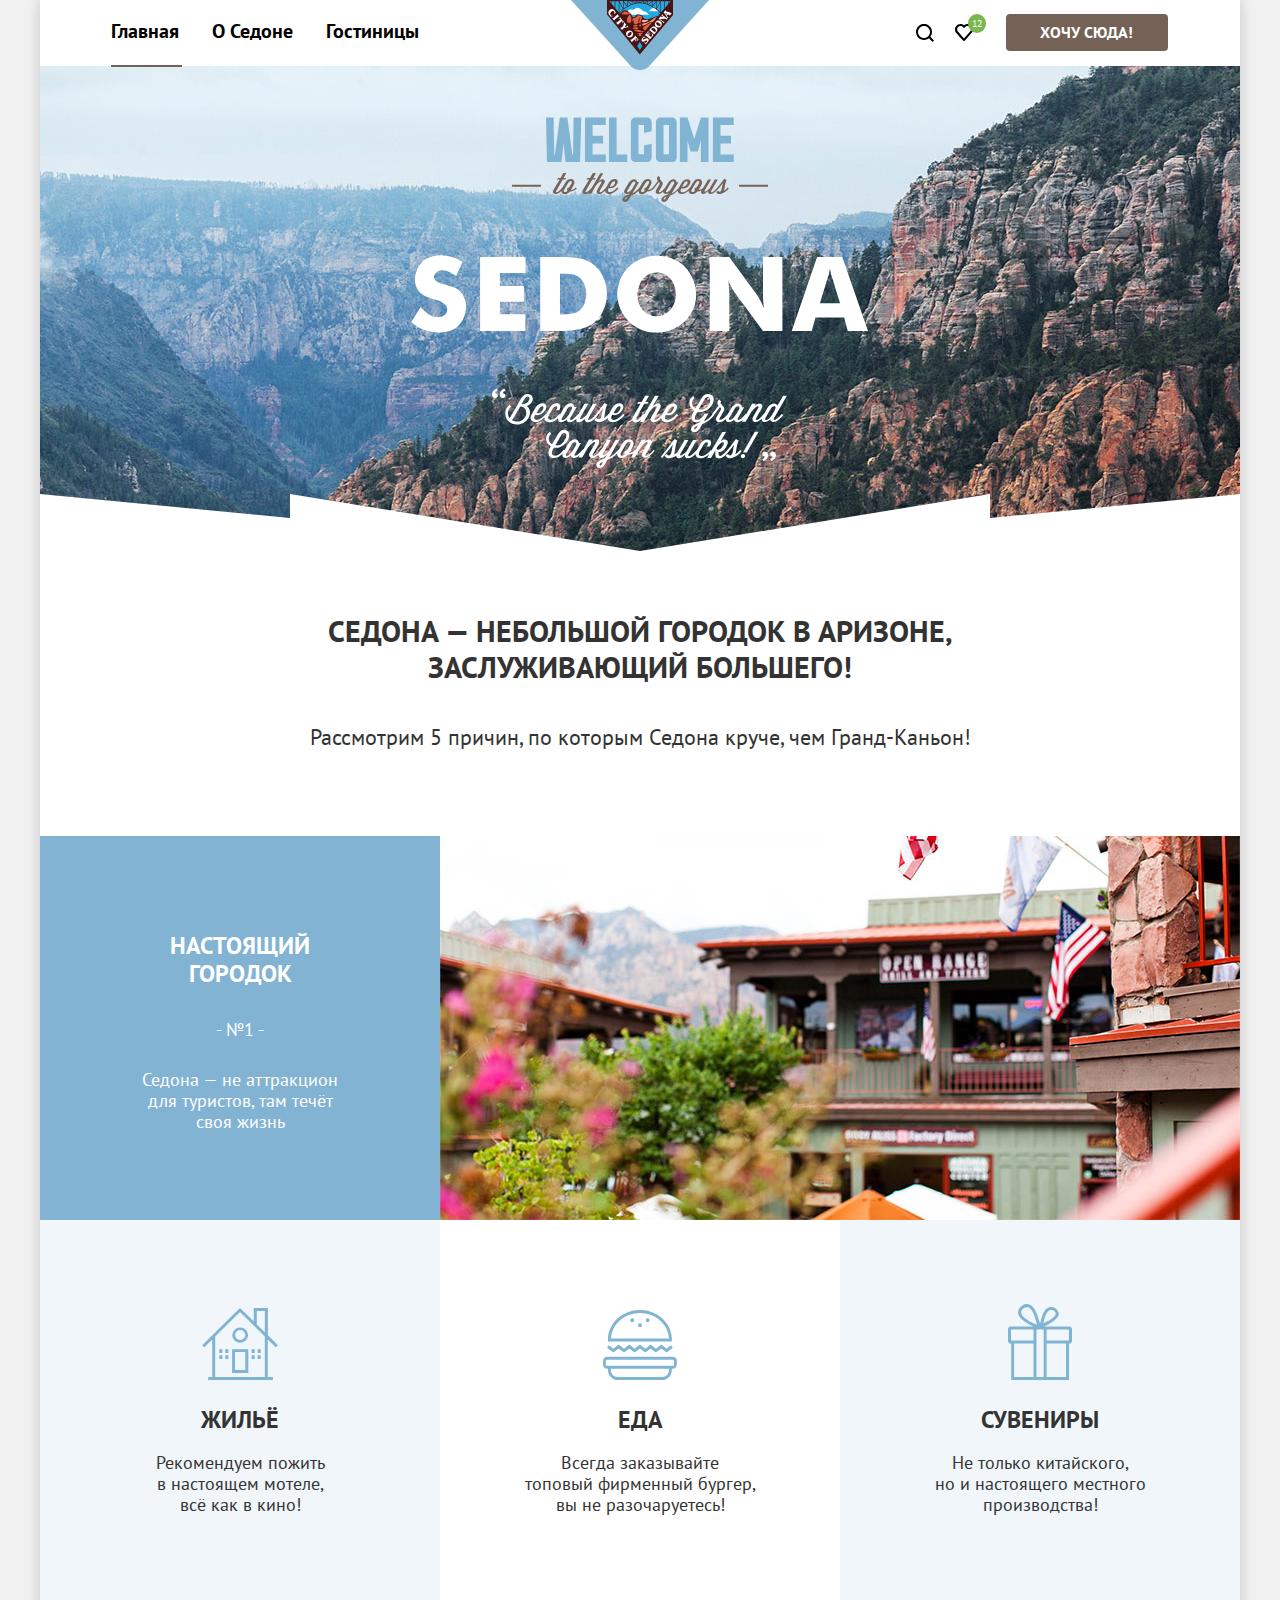
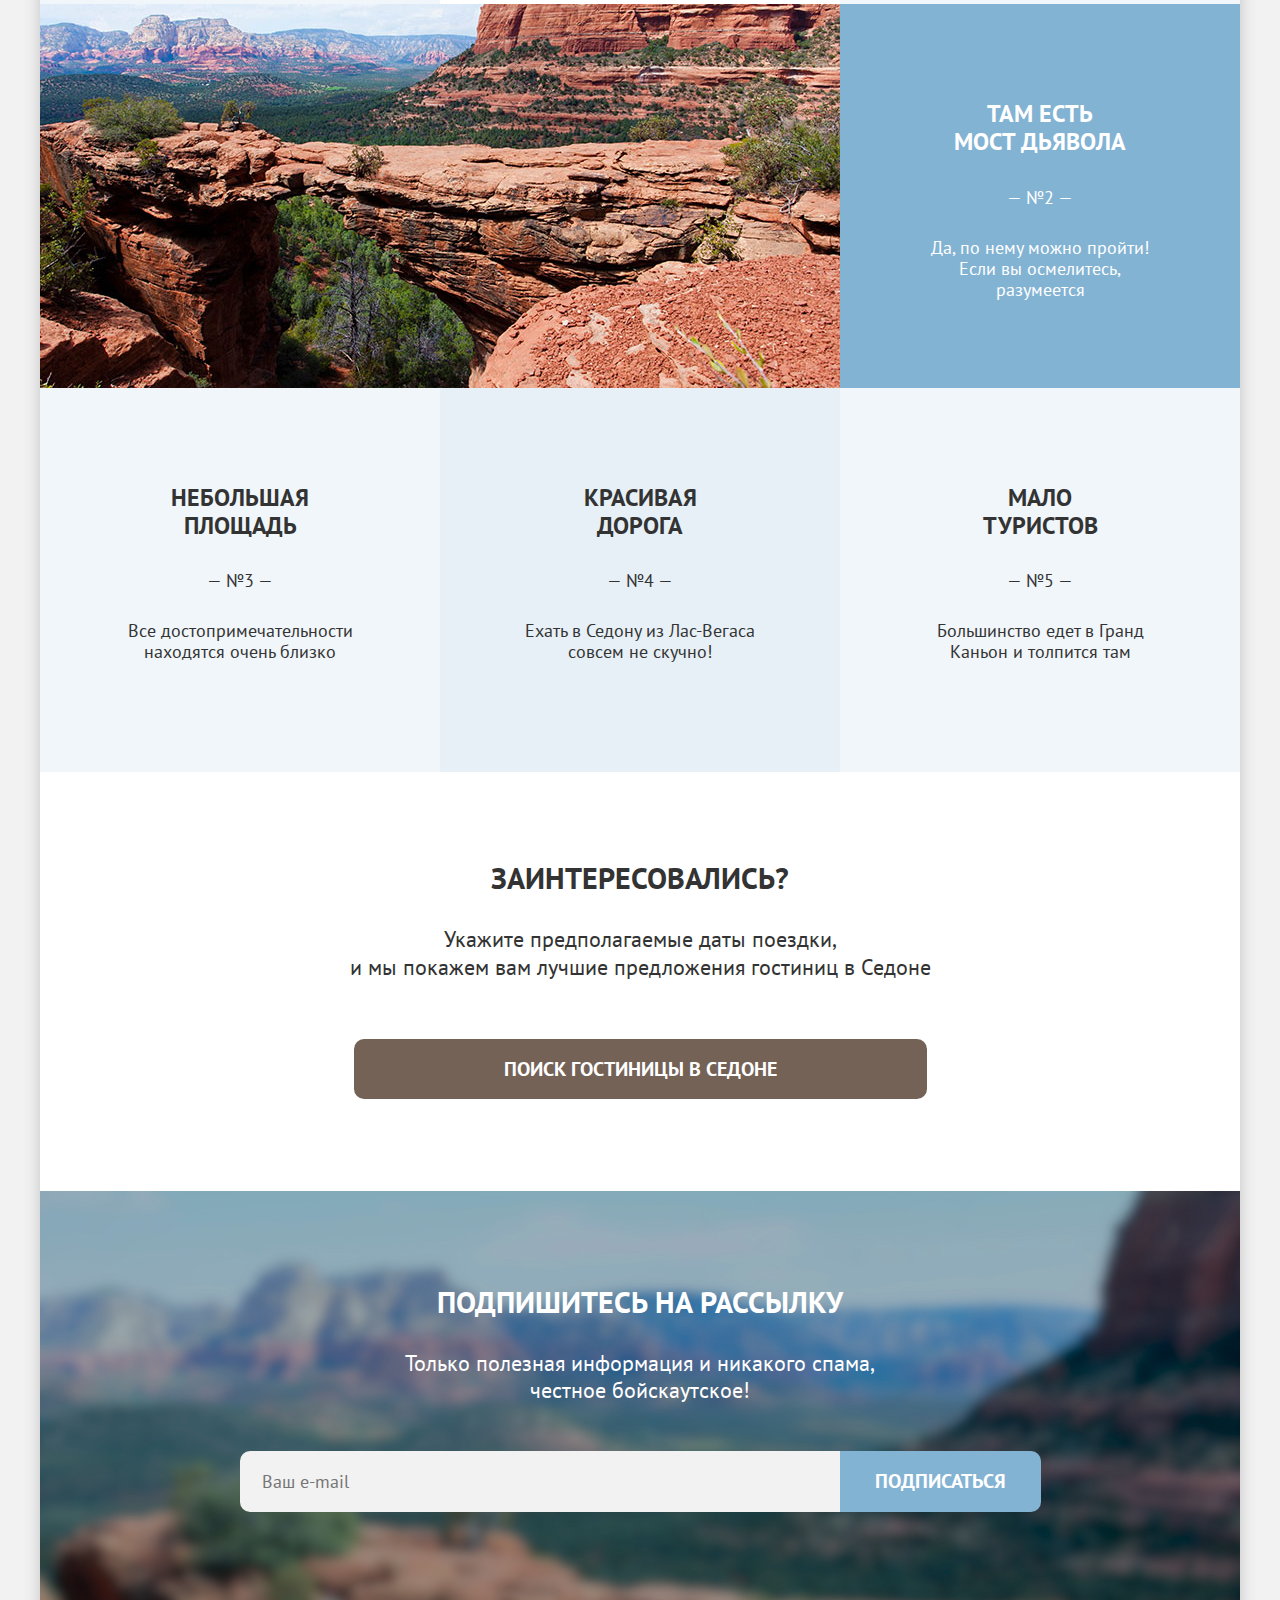
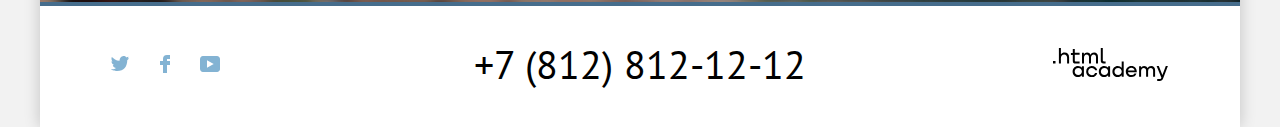
<file: index.html>
<!DOCTYPE html>
<html lang="ru">

<head>
  <meta charset="utf-8">
  <title>HTML Academy: Седона</title>
  <link rel="stylesheet" href="css/styles.css">
  <link rel="icon" type="image/png" sizes="32x32" href="images/favicon.png">
</head>

<body>
  <header class="page-header">
    <nav class="main-nav">
      <ul class="navigation-list">
        <li class="navigation-item">
          <a class="navigation-link active" href="index.html" title="Главная" tabindex="1">
            <span>Главная</span>
          </a>
        </li>
        <li class="navigation-item">
          <a class="navigation-link" href="#" title="О Седоне" tabindex="1">
            <span>О Седоне</span>
          </a>
        </li>
        <li class="navigation-item">
          <a class="navigation-link" href="catalog.html" title="Гостиницы" tabindex="1">
            <span>Гостиницы</span>
          </a>
        </li>
      </ul>
      <a class="navigation-logo" href="index.html" title="Логотип" tabindex="1">
        <img class="logo-top" src="images/logotip.svg" alt="Sedona." width="138" height="70">
      </a>
      <ul class="navigation-user">
        <li class="navigation-item">
          <a class="navigation-icon" href="#" tabindex="1" title="Поиск">
            <svg aria-hidden="true" focusable="false" width="18" height="18" xmlns="http://www.w3.org/2000/svg">
              <g clip-path="url(#a)">
                <path
                  d="m18 16.5-3.7-3.7c1-1.3 1.7-3 1.7-4.9 0-4.4-3.6-8-8-8S0 3.6 0 8c0 4.4 3.6 8 8 8 1.8 0 3.5-.6 4.9-1.7l3.7 3.7 1.4-1.5ZM8 14c-3.3 0-6-2.7-6-6s2.7-6 6-6 6 2.7 6 6-2.7 6-6 6Z" />
              </g>
              <defs>
                <clipPath id="a">
                  <path fill="#fff" d="M0 0h18v18H0z" />
                </clipPath>
              </defs>
            </svg>
            <span class="visually-hidden">Поиск</span>
          </a>
        </li>
        <li class="navigation-item">
          <a class="navigation-icon" href="#" tabindex="1" title="Избранное">
            <svg aria-hidden="true" focusable="false" width="18" height="18" xmlns="http://www.w3.org/2000/svg">
              <path
                d="M8.9 17a.9.9 0 0 1-.8-.4c-5.4-6.1-6.7-7.5-7-7.9A5.4 5.4 0 0 1 5.5 0C6.8 0 8 .5 9 1.3a5.46 5.46 0 0 1 9 4.1c0 1.3-.5 2.5-1.3 3.4l-7 7.9c-.2.2-.4.3-.8.3Zm-6-9.5c.3.4 3.5 4 6.1 6.9l6.2-7c.5-.5.7-1.2.7-2 0-1.8-1.5-3.3-3.3-3.3-1 0-2 .5-2.7 1.3-.3.3-.6.4-.9.4-.3 0-.6-.2-.8-.4-.7-.8-1.7-1.3-2.7-1.3-1.8 0-3.3 1.5-3.3 3.3-.1.9.3 1.6.7 2.1-.1 0-.1 0 0 0Z" />
            </svg><span class="badge">12</span><span class="visually-hidden">Избранное</span>
          </a>
        </li>
        <li class="navigation-button">
          <a class="button want-here" href="catalog.html" title="Хочу сюда!" tabindex="1">Хочу сюда!</a>
        </li>
      </ul>
    </nav>
    <div class="text-welcome">
      <img class="inscription-welcome" src="images/welcome-label.svg" width="458" height="352"
        alt="Welcome to the gorgeous Sedona, because the Grand Canyon sucks!">
    </div>
  </header>
  <main class="page-container">
    <h1 class="visually-hidden">...</h1>
    <section class="slogan">
      <h2>Седона — небольшой городок в Аризоне, заслуживающий большего!</h2>
      <p>Рассмотрим 5 причин, по которым Седона круче, чем Гранд-Каньон!</p>
    </section>
    <section class="reasons">
      <ul>
        <li class="reasons-item reason-city">
          <h3>Настоящий<br />городок</h3>
          <p class="reason-number">- №1 -</p>
          <p>Седона — не аттракцион для туристов, там течёт своя жизнь</p>
        </li>
        <li class="reason-image">
          <img src="images/reason-city.jpg" width="800" height="384" alt="Настоящий городок." />
        </li>
        <li class="reasons-item reasons-motel">
          <img class="icon-reasons icon-home" src="images/icons/home.svg" width="76" height="72" alt="Жильё." />
          <h3>Жильё</h3>
          <p>Рекомендуем пожить<br />в настоящем мотеле,<br /> всё как в кино!</p>
        </li>
        <li class="reasons-item reasons-food">
          <img class="icon-reasons icon-burger" src="images/icons/burger.svg" width="74" height="70" alt="Еда." />
          <h3>Еда</h3>
          <p>Всегда заказывайте<br />топовый фирменный бургер, вы не разочаруетесь!</p>
        </li>
        <li class="reasons-item reasons-memento">
          <img class="icon-reasons icon-present" src="images/icons/present.svg" width="64" height="76"
            alt="Сувениры." />
          <h3>Сувениры</h3>
          <p>Не только китайского,<br />но и настоящего местного производства!</p>
        </li>
        <li class="reason-image">
          <img src="images/reason-bridge.jpg" width="800" height="384" alt="Мост дьявола." />
        </li>
        <li class="reasons-item reason-bridge">
          <h3>Там есть<br />мост&nbsp;дьявола</h3>
          <p class="reason-number">— №2 —</p>
          <p>Да, по нему можно пройти! Если вы осмелитесь, разумеется</p>
        </li>
        <li class="reasons-item reasons-square">
          <h3>Небольшая<br />площадь</h3>
          <p class="reason-number">— №3 —</p>
          <p>Все достопримечательности находятся очень близко</p>
        </li>
        <li class="reasons-item reasons-way">
          <h3>Красивая<br />дорога</h3>
          <p class="reason-number">— №4 —</p>
          <p>Ехать в Седону из Лас-Вегаса совсем не скучно!</p>
        </li>
        <li class="reasons-item reasons-tourists">
          <h3>Мало<br />туристов</h3>
          <p class="reason-number">— №5 —</p>
          <p>Большинство едет в Гранд Каньон и толпится там</p>
        </li>
      </ul>
    </section>
    <section class="interested">
      <h2>Заинтересовались?</h2>
      <p>Укажите предполагаемые даты поездки,<br /> и мы покажем вам лучшие предложения гостиниц в Седоне</p>
      <button class="button" type="button" tabindex="1">Поиск гостиницы в седоне</button>
    </section>
    <section class="newsletter">
      <h2>Подпишитесь на рассылку</h2>
      <p>Только полезная информация и никакого спама,<br /> честное бойскаутское!</p>
      <form action="https://echo.htmlacademy.ru/" method="POST">
        <input type="email" name="mail" placeholder="Ваш e-mail" tabindex="1">
        <button class="button button-info" type="submit" tabindex="1">Подписаться</button>
      </form>
    </section>
  </main>
  <footer class="page-footer">
    <ul class="social">
      <li class="social-item">
        <a class="social-link social-link-twitter" href="https://twitter.com/htmlacademy_ru" title="Твиттер"
          tabindex="1">
          <span class="visually-hidden">Твиттер</span>
        </a>
      </li>
      <li class="social-item">
        <a class="social-link social-link-facebook" href="https://www.facebook.com/htmlacademy" title="Facebook"
          tabindex="1">
          <span class="visually-hidden">Facebook</span>
        </a>
      </li>
      <li class="social-item">
        <a class="social-link social-link-youtube" href="https://www.youtube.com/c/HTMLAcademyRUS" title="YouTube"
          tabindex="1">
          <span class="visually-hidden">Твиттер</span>
        </a>
      </li>
    </ul>
    <a class="contacts-phone" href="tel:+78128121212" title="Телефон для связи" tabindex="1">+7 (812) 812-12-12</a>
    <p class="copyright">
      <a class="copyright-htmlacademy" href="https://htmlacademy.ru" title="HTMLAcademy" tabindex="1">
        <svg width="115" height="33" fill="none" xmlns="http://www.w3.org/2000/svg">
          <path class="icon-htmlacademy"
            d="M0 12.9v2.6h2.5v-2.6H0ZM11.6 4.5c-1.6 0-2.8.7-3.6 1.7h-.1V0h-2v15.5h2v-5.3c0-2.1 1.3-3.6 3.3-3.6 1.8 0 2.9 1.4 2.9 3.2v5.7h2V9.4c.1-3-1.8-4.9-4.5-4.9ZM26.6 4.8h-4.8V1.1h-2v3.8h-1.9v2h1.9v6c0 1.7 1 2.7 2.7 2.7h4.1v-2h-3.7c-.7 0-1.1-.4-1.1-1.1V6.8h4.8v-2ZM41.1 4.6c-1.6 0-2.9.8-3.5 2.1h-.1c-.6-1.2-1.8-2.1-3.4-2.1-1.4 0-2.5.8-3.1 1.8h-.1V4.8H29v10.6h2V10c0-2 1-3.5 2.6-3.5 1.5 0 2.4 1 2.4 2.6v6.3h2V9.8c0-2.4 1.4-3.3 2.6-3.3 1.5 0 2.4 1 2.4 2.6v6.3h2V8.9c.1-2.5-1.4-4.3-3.9-4.3ZM47.8 12.7c0 1.7 1 2.7 2.8 2.7h2v-2h-1.7c-.7 0-1.1-.4-1.1-1.1V0h-2v12.7ZM28.9 19.7c-.9-1.1-2.2-1.8-3.9-1.8-3.1 0-5.4 2.3-5.4 5.6s2.3 5.6 5.4 5.6c1.8 0 3-.8 3.8-1.9h.1v1.6h2V18.2h-2v1.5Zm-3.6 7.4c-2.2 0-3.6-1.6-3.6-3.6s1.4-3.6 3.6-3.6 3.6 1.6 3.6 3.6c0 1.9-1.4 3.6-3.6 3.6ZM44.2 22c-.5-2.4-2.6-4.1-5.4-4.1a5.4 5.4 0 0 0-5.6 5.6c0 3.1 2.2 5.6 5.6 5.6 2.8 0 4.9-1.8 5.4-4.2h-2.1a3.4 3.4 0 0 1-3.3 2.3c-2.2 0-3.6-1.6-3.6-3.6s1.4-3.6 3.6-3.6c1.6 0 2.8 1 3.3 2.2h2.1V22ZM55.1 19.7c-.9-1.1-2.2-1.8-3.9-1.8-3.1 0-5.4 2.3-5.4 5.6s2.3 5.6 5.4 5.6c1.8 0 3-.8 3.8-1.9h.1v1.6h2V18.2h-2v1.5Zm-3.6 7.4c-2.2 0-3.6-1.6-3.6-3.6s1.4-3.6 3.6-3.6 3.6 1.6 3.6 3.6c0 1.9-1.5 3.6-3.6 3.6ZM68.7 19.8c-.9-1.1-2.2-1.9-3.9-1.9-3.1 0-5.4 2.3-5.4 5.6s2.2 5.6 5.4 5.6c1.7 0 3-.8 3.8-1.8h.1v1.5h2V13.4h-2v6.4Zm-3.6 7.3c-2.2 0-3.6-1.6-3.6-3.6s1.4-3.6 3.6-3.6 3.6 1.6 3.6 3.6c-.1 2-1.5 3.6-3.6 3.6ZM78.3 17.9c-3.3 0-5.5 2.5-5.5 5.6 0 3 2.1 5.6 5.5 5.6 2.5 0 4.5-1.3 5.2-3.6h-2.1c-.5 1-1.6 1.6-3 1.6-1.9 0-3.3-1.3-3.4-2.9h8.8c.2-3.6-2-6.3-5.5-6.3Zm0 1.9c1.7 0 3 1 3.3 2.6h-6.5c.3-1.5 1.5-2.6 3.2-2.6ZM98.2 17.9c-1.6 0-2.9.8-3.6 2h-.1c-.6-1.2-1.8-2-3.4-2-1.4 0-2.5.7-3.1 1.8v-1.5h-1.9v10.6h2v-5.4c0-2 1-3.4 2.6-3.5 1.5 0 2.4 1 2.4 2.6v6.3h2v-5.6c0-2.4 1.4-3.3 2.6-3.3 1.5 0 2.4 1 2.4 2.6v6.3h2v-6.5c.1-2.6-1.4-4.4-3.9-4.4ZM109.4 27l-3.6-8.9h-2.2l4.8 11.6c-.3.9-.7 1.2-1.7 1.2h-2.5v2h2.5c1.8 0 2.8-.8 3.5-2.6l4.7-12.2h-2.1l-3.4 8.9Z"
            fill="#000" />
        </svg>
      </a>
    </p>
  </footer>

  <div class="modal-container modal-container-close">
    <div class="modal modal-search">
      <div class="modal-close-button">
        <span class="visually-hidden">Закрыть</span>
      </div>
      <div class="modal-content">
        <h2 class="modal-title">Поиск гостиницы в Седоне</h2>
        <form class="form-search" action="https://echo.htmlacademy.ru/" method="POST">
          <label class="modal-label field-arrive-label" for="modal-arrive">Дата заезда:</label>
          <input class="modal-field modal-field-date field-arrive" type="text" id="modal-arrive" name="modal-arrive" placeholder="Укажите дату" />
          <i class="modal-hint field-arrive-hint hint-error">Мы не можем отправить вас в прошлое</i>

          <label class="modal-label field-departure-label" for="modal-departure">Дата выезда:</label>
          <input class="modal-field modal-field-date field-departure" type="text" id="modal-departure" name="modal-departure" placeholder="Укажите дату"/>
          <i class="modal-hint field-departure-hint">На эти даты есть свободные номера. Пока есть.</i>

          <label class="modal-label field-adults-label" for="modal-adults">Взрослые:</label>
          <div class="field-number field-adults">
            <button class="control-minus" type="button" tabindex="1">-</button>
            <input class="control-input" type="number" tabindex="1" id="modal-adults" name="modal-adults" value="2"/>
            <button class="control-plus" type="button" tabindex="1">+</button>
          </div>

          <div class="field-children-label">
            <label class="modal-label" for="modal-children">Дети:</label>
            <button class="field-children-button" type="button" title="Укажите количество детей." tabindex="1">i</button>
            <div class="tooltip tooltip-children">Укажите количество детей, которые будут с вами, возраст которых от 6 до 18 лет. Дети до 6 лет размещаются бесплатно.</div>
          </div>
          <div class="field-number field-children">
            <button class="control-minus" type="button" tabindex="1">-</button>
            <input class="control-input" type="number" tabindex="1" id="modal-children" name="modal-children" value="1"/>
            <button class="control-plus" type="button" tabindex="1">+</button>
          </div>

          <button class="button button-info button-search" type="submit" tabindex="1">Найти</button>
        </form>
      </div>
    </div>
  </div>
</body>

</html>
</file>
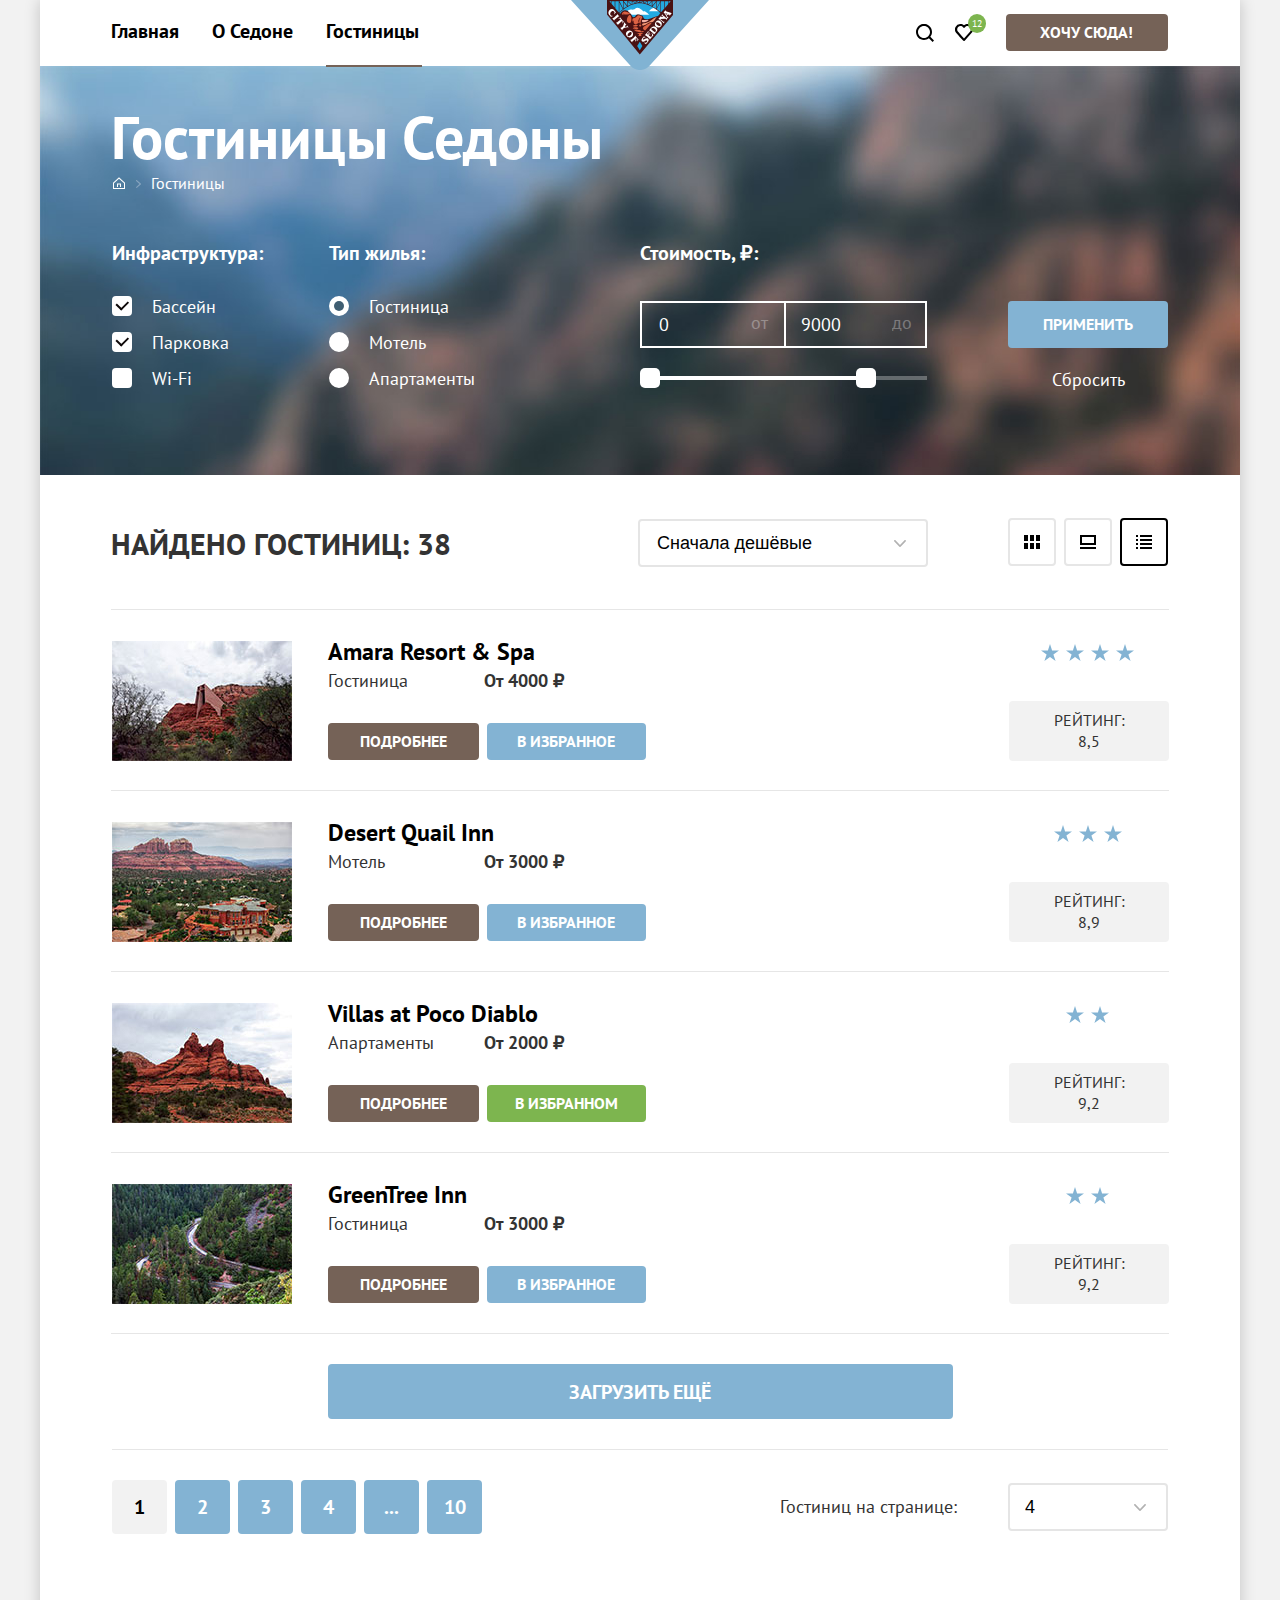
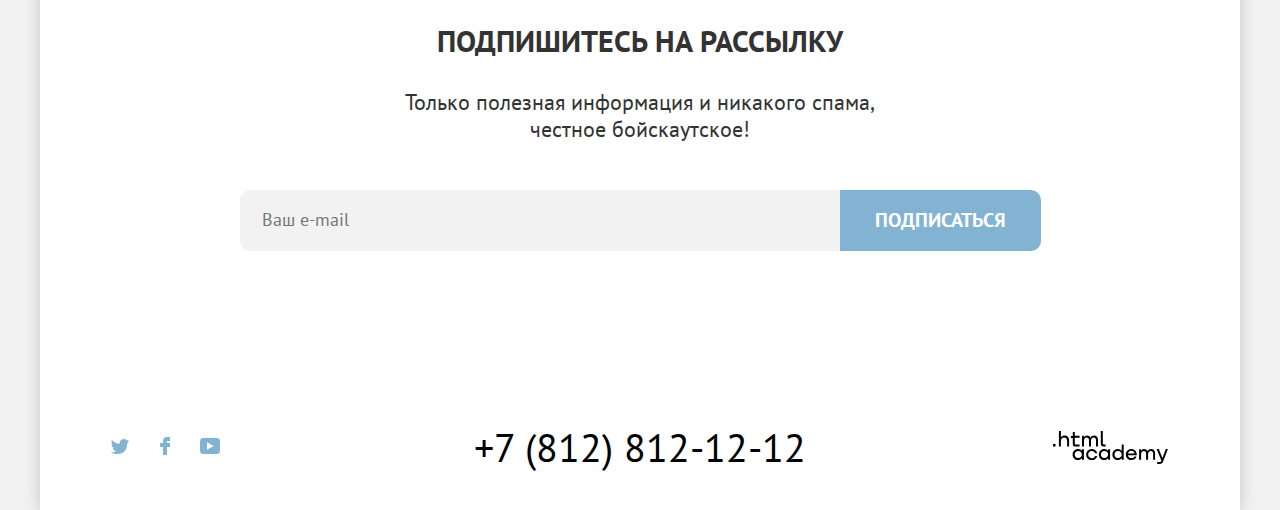
<file: catalog.html>
<!DOCTYPE html>
<html lang="ru">

<head>
  <meta charset="utf-8">
  <title>HTML Academy: Седона</title>
  <link rel="stylesheet" href="css/styles.css">
  <link rel="icon" type="image/png" sizes="32x32" href="images/favicon.png">
</head>

<body>
  <header class="page-header">
    <nav class="main-nav">
      <ul class="navigation-list">
        <li class="navigation-item">
          <a class="navigation-link" href="index.html" title="Главная" tabindex="1">
            <span>Главная</span>
          </a>
        </li>
        <li class="navigation-item">
          <a class="navigation-link" href="#" title="О Седоне" tabindex="1">
            <span>О Седоне</span>
          </a>
        </li>
        <li class="navigation-item">
          <a class="navigation-link active" href="catalog.html" title="Гостиницы" tabindex="1">
            <span>Гостиницы</span>
          </a>
        </li>
      </ul>
      <a class="navigation-logo" href="index.html" title="Логотип" tabindex="1">
        <img class="logo-top" src="images/logotip.svg" alt="Sedona." width="138" height="70">
      </a>
      <ul class="navigation-user">
        <li class="navigation-item">
          <a class="navigation-icon" href="#" tabindex="1" title="Поиск">
            <svg aria-hidden="true" focusable="false" width="18" height="18" xmlns="http://www.w3.org/2000/svg">
              <g clip-path="url(#a)">
                <path
                  d="m18 16.5-3.7-3.7c1-1.3 1.7-3 1.7-4.9 0-4.4-3.6-8-8-8S0 3.6 0 8c0 4.4 3.6 8 8 8 1.8 0 3.5-.6 4.9-1.7l3.7 3.7 1.4-1.5ZM8 14c-3.3 0-6-2.7-6-6s2.7-6 6-6 6 2.7 6 6-2.7 6-6 6Z" />
              </g>
              <defs>
                <clipPath id="a">
                  <path fill="#fff" d="M0 0h18v18H0z" />
                </clipPath>
              </defs>
            </svg>
            <span class="visually-hidden">Поиск</span>
          </a>
        </li>
        <li class="navigation-item">
          <a class="navigation-icon" href="#" tabindex="1" title="Избранное">
            <svg aria-hidden="true" focusable="false" width="18" height="18" xmlns="http://www.w3.org/2000/svg">
              <path
                d="M8.9 17a.9.9 0 0 1-.8-.4c-5.4-6.1-6.7-7.5-7-7.9A5.4 5.4 0 0 1 5.5 0C6.8 0 8 .5 9 1.3a5.46 5.46 0 0 1 9 4.1c0 1.3-.5 2.5-1.3 3.4l-7 7.9c-.2.2-.4.3-.8.3Zm-6-9.5c.3.4 3.5 4 6.1 6.9l6.2-7c.5-.5.7-1.2.7-2 0-1.8-1.5-3.3-3.3-3.3-1 0-2 .5-2.7 1.3-.3.3-.6.4-.9.4-.3 0-.6-.2-.8-.4-.7-.8-1.7-1.3-2.7-1.3-1.8 0-3.3 1.5-3.3 3.3-.1.9.3 1.6.7 2.1-.1 0-.1 0 0 0Z" />
            </svg><span class="badge">12</span><span class="visually-hidden">Избранное</span>
          </a>
        </li>
        <li class="navigation-button">
          <a class="button want-here" href="catalog.html" title="Хочу сюда!" tabindex="1">Хочу сюда!</a>
        </li>
      </ul>
    </nav>
    <div class="filter">
      <h2>Гостиницы Седоны</h2>
      <ul class="breadcrumbs">
        <li class="breadcrumbs-item">
          <a class="breadcrumbs-link" href="index.html" title="Главная" tabindex="1">
            <svg width="12" height="12" fill="none" xmlns="http://www.w3.org/2000/svg">
              <path d="M6 .3 0 5.8V12h12V5.8L6 .3ZM11 11H1V6.2l5-4.5 5 4.5V11Z" fill="#fff" />
              <path d="M4 10h1V7.5h2V10h1V6.5H4V10Z" fill="#fff" /></svg>
          </a>
        </li>
        <li class="breadcrumbs-item">
          <a class="breadcrumbs-link" href="catalog.html" title="Гостиницы" tabindex="1">Гостиницы</a>
        </li>
      </ul>
      <form class="filter-form" action="https://echo.htmlacademy.ru/" method="GET">
        <fieldset class="filters-fields">
          <legend>Инфраструктура:</legend>
          <ul class="filter-list">
            <li class="filter-item">
              <label class="control">
                <input class="visually-hidden control-input" type="checkbox" name="pull" tabindex="1" value="1"
                  checked />
                <span class="control-mark"></span>
                <span class="control-label">Бассейн</span>
              </label>
            </li>
            <li class="filter-item">
              <label class="control">
                <input class="visually-hidden control-input" type="checkbox" name="parking" tabindex="1" value="1"
                  checked />
                <span class="control-mark"></span>
                <span class="control-label">Парковка</span>
              </label>
            </li>
            <li class="filter-item">
              <label class="control">
                <input class="visually-hidden control-input" type="checkbox" name="wi-fi" tabindex="1" value="1" />
                <span class="control-mark"></span>
                <span class="control-label">Wi-Fi</span>
              </label>
            </li>
          </ul>
        </fieldset>
        <fieldset class="filters-fields">
          <legend>Тип жилья:</legend>
          <ul class="filter-list">
            <li class="filter-item">
              <label class="control">
                <input class="visually-hidden control-input" type="radio" name="apart" value="hotel" tabindex="1"
                  checked />
                <span class="control-mark"></span>
                <span class="control-label">Гостиница</span>
              </label>
            </li>
            <li class="filter-item">
              <label class="control">
                <input class="visually-hidden control-input" type="radio" name="apart" value="motel" tabindex="1" />
                <span class="control-mark"></span>
                <span class="control-label">Мотель</span>
              </label>
            </li>
            <li class="filter-item">
              <label class="control">
                <input class="visually-hidden control-input" type="radio" name="apart" value="apart" tabindex="1" />
                <span class="control-mark"></span>
                <span class="control-label">Апартаменты</span>
              </label>
            </li>
          </ul>
        </fieldset>
        <fieldset class="filters-fields">
          <legend>Стоимость, &#8381;:</legend>
          <div class="range">
            <div class="range-wrapper-inputs">
              <label class="catalog-filter-label">
                <input class="range-input" type="number" value="0" name="min-price" tabindex="1" />
                <span>от</span>
              </label>
              <label class="catalog-filter-label">
                <input class="range-input" type="number" value="9000" name="max-price" tabindex="1" />
                <span>до</span>
              </label>
            </div>
            <div class="range-scale">
              <div class="range-bar" style="left:0px; width:236px;">
                <button class="range-toggle toggle-min"  type="button" tabindex="1"><span class="visually-hidden">Изменить минимальную
                    цену.</span></button>
                <button class="range-toggle toggle-max"  type="button" tabindex="1"><span class="visually-hidden">Изменить максимальную
                    цену.</span></button>
              </div>
            </div>
          </div>
        </fieldset>
        <div class="filters-actions">
          <button class="button button-info" type="submit" tabindex="1">Применить</button>
          <button class="button button-blank" type="reset" tabindex="1">Сбросить</button>
        </div>
      </form>
    </div>
  </header>
  <main class="page-container">
    <h1 class="visually-hidden">...</h1>
    <div class="hotels-header">
      <h2>Найдено гостиниц: 38</h2>
      <div class="select hotels-sorting">
        <label class="visually-hidden">Гостиниц на странице:</label>
        <select class="control-select" tabindex="1">
          <option value="price low">Сначала дешёвые</option>
        </select>
      </div>
      <ul class="hotels-view">
        <li class="view-item">
          <a class="control-icon icon-tile" href="#" tabindex="1" title="Отображение в виде плитке">
            <span class="visually-hidden">Отображение в виде плитке.</span>
          </a>
        </li>
        <li class="view-item">
          <a class="control-icon icon-slideshow" href="#" tabindex="1" title="Отображение в виде слайд шоу">
            <span class="visually-hidden">Отображение в виде слайд шоу.</span>
          </a>
        </li>
        <li class="view-item">
          <a class="control-icon icon-list active" href="#" tabindex="1" title="Отображение в виде списка">
            <span class="visually-hidden">Отображение в виде списка.</span>
          </a>
        </li>
      </ul>
    </div>
    <ul class="hotels">
      <li class="hotel-item">
        <img src="images/hotels/hotel-1.jpg" alt="Amara Resort & SPA." width="180" height="120">
        <div class="hotel-info">
          <h3 class="hotel-title"><a href="#" tabindex="1" title="Amara Resort & Spa.">Amara Resort & Spa</a></h3>
          <div class="hotel-content">
            <p class="hotel-category">Гостиница</p>
            <b class="hotel-price">От 4000 &#8381;</b>
            <button class="button button-more" type="button" tabindex="1">Подробнее</button>
            <button class="button button-info button-booking" type="button" tabindex="1">В избранное</button>
          </div>
        </div>
        <div class="hotels-rating">
          <p class="stars stars-4">
            <span class="visually-hidden">4 звезды</span>
          </p>
          <b class="rating">Рейтинг: 8,5</b>
        </div>
      </li>
      <li class="hotel-item">
        <img src="images/hotels/hotel-2.jpg" alt="Desert Quail Inn." width="180" height="120">
        <div class="hotel-info">
          <h3 class="hotel-title"><a href="#" tabindex="1" title="Desert Quail Inn.">Desert Quail Inn</a></h3>
          <div class="hotel-content">
            <p class="hotel-category">Мотель</p>
            <b class="hotel-price">От 3000 &#8381;</b>
            <button class="button button-more" type="button" tabindex="1">Подробнее</button>
            <button class="button button-info button-booking" type="button" tabindex="1">В избранное</button>
          </div>
        </div>
        <div class="hotels-rating">
          <p class="stars stars-3">
            <span class="visually-hidden">3 звезды</span>
          </p>
          <b class="rating">Рейтинг: 8,9</b>
        </div>
      </li>
      <li class="hotel-item">
        <img src="images/hotels/hotel-3.jpg" alt="Villas at Poco Diablo." width="180" height="120">
        <div class="hotel-info">
          <h3 class="hotel-title"><a href="#" tabindex="1" title="Villas at Poco Diablo">Villas at Poco Diablo</a></h3>
          <div class="hotel-content">
            <p class="hotel-category">Апартаменты</p>
            <b class="hotel-price">От 2000 &#8381;</b>
            <button class="button button-more" type="button" tabindex="1">Подробнее</button>
            <button class="button button-success button-wishlist" type="button" tabindex="1">В избранном</button>
          </div>
        </div>
        <div class="hotels-rating">
          <p class="stars stars-2">
            <span class="visually-hidden">2 звезды</span>
          </p>
          <b class="rating">Рейтинг: 9,2</b>
        </div>
      </li>
      <li class="hotel-item">
        <img src="images/hotels/hotel-4.jpg" alt="Villas at Poco Diablo." width="180" height="120">
        <div class="hotel-info">
          <h3 class="hotel-title"><a href="#" tabindex="1" title="GreenTree Inn">GreenTree Inn</a></h3>
          <div class="hotel-content">
            <p class="hotel-category">Гостиница</p>
            <b class="hotel-price">От 3000 &#8381;</b>
            <button class="button button-more" type="button" tabindex="1">Подробнее</button>
            <button class="button button-info button-booking" type="button" tabindex="1">В избранное</button>
          </div>
        </div>
        <div class="hotels-rating">
          <p class="stars stars-2">
            <span class="visually-hidden">2 звезды</span>
          </p>
          <b class="rating">Рейтинг: 9,2</b>
        </div>
      </li>
    </ul>
    <div class="hotels-action">
      <button class="button button-large button-info hotels-more" type="button" tabindex="1">Загрузить ещё</button>
    </div>
    <div class="hotels-footer">
      <ul class="pagination">
        <li class="pagination-item active"><a class="pagination-link" href="#" tabindex="1" title="Перейти на страницу 1">1</a></li>
        <li class="pagination-item"><a class="pagination-link" href="#" tabindex="1" title="Перейти на страницу 2">2</a></li>
        <li class="pagination-item"><a class="pagination-link" href="#" tabindex="1" title="Перейти на страницу 3">3</a></li>
        <li class="pagination-item"><a class="pagination-link" href="#" tabindex="1" title="Перейти на страницу 4">4</a></li>
        <li class="pagination-item"><a class="pagination-link" href="#" tabindex="1" title="Перейти на страницу ...">...</a></li>
        <li class="pagination-item"><a class="pagination-link" href="#" tabindex="1" title="Перейти на страницу 10">10</a></li>
      </ul>
      <label class="pagination-quantity-title" for="sorting_amount">Гостиниц на странице:</label>
      <div class="select pagination-quantity">
        <select class="control-select" id="sorting_amount" name="sorting_amount" tabindex="1">
          <option value="4">4</option>
          <option value="10">10</option>
        </select>
      </div>
    </div>
    <section class="newsletter newsletter-white">
      <h2>Подпишитесь на рассылку</h2>
      <p>Только полезная информация и никакого спама,<br /> честное бойскаутское!</p>
      <form action="https://echo.htmlacademy.ru/" method="POST">
        <input type="email" name="mail" placeholder="Ваш e-mail" tabindex="1">
        <button class="button button-large button-info" type="submit" tabindex="1">Подписаться</button>
      </form>
    </section>
  </main>
  <footer class="page-footer">
    <ul class="social">
      <li class="social-item">
        <a class="social-link social-link-twitter" href="https://twitter.com/htmlacademy_ru" title="Твиттер"
          tabindex="1">
          <span class="visually-hidden">Твиттер</span>
        </a>
      </li>
      <li class="social-item">
        <a class="social-link social-link-facebook" href="https://www.facebook.com/htmlacademy" title="Facebook"
          tabindex="1">
          <span class="visually-hidden">Facebook</span>
        </a>
      </li>
      <li class="social-item">
        <a class="social-link social-link-youtube" href="https://www.youtube.com/c/HTMLAcademyRUS" title="YouTube"
          tabindex="1">
          <span class="visually-hidden">Твиттер</span>
        </a>
      </li>
    </ul>
    <a class="contacts-phone" href="tel:+78128121212" title="Телефон для связи" tabindex="1">+7 (812) 812-12-12</a>
    <p class="copyright">
      <a class="copyright-htmlacademy" href="https://htmlacademy.ru" title="HTMLAcademy" tabindex="1">
        <svg width="115" height="33" fill="none" xmlns="http://www.w3.org/2000/svg">
          <path class="icon-htmlacademy"
            d="M0 12.9v2.6h2.5v-2.6H0ZM11.6 4.5c-1.6 0-2.8.7-3.6 1.7h-.1V0h-2v15.5h2v-5.3c0-2.1 1.3-3.6 3.3-3.6 1.8 0 2.9 1.4 2.9 3.2v5.7h2V9.4c.1-3-1.8-4.9-4.5-4.9ZM26.6 4.8h-4.8V1.1h-2v3.8h-1.9v2h1.9v6c0 1.7 1 2.7 2.7 2.7h4.1v-2h-3.7c-.7 0-1.1-.4-1.1-1.1V6.8h4.8v-2ZM41.1 4.6c-1.6 0-2.9.8-3.5 2.1h-.1c-.6-1.2-1.8-2.1-3.4-2.1-1.4 0-2.5.8-3.1 1.8h-.1V4.8H29v10.6h2V10c0-2 1-3.5 2.6-3.5 1.5 0 2.4 1 2.4 2.6v6.3h2V9.8c0-2.4 1.4-3.3 2.6-3.3 1.5 0 2.4 1 2.4 2.6v6.3h2V8.9c.1-2.5-1.4-4.3-3.9-4.3ZM47.8 12.7c0 1.7 1 2.7 2.8 2.7h2v-2h-1.7c-.7 0-1.1-.4-1.1-1.1V0h-2v12.7ZM28.9 19.7c-.9-1.1-2.2-1.8-3.9-1.8-3.1 0-5.4 2.3-5.4 5.6s2.3 5.6 5.4 5.6c1.8 0 3-.8 3.8-1.9h.1v1.6h2V18.2h-2v1.5Zm-3.6 7.4c-2.2 0-3.6-1.6-3.6-3.6s1.4-3.6 3.6-3.6 3.6 1.6 3.6 3.6c0 1.9-1.4 3.6-3.6 3.6ZM44.2 22c-.5-2.4-2.6-4.1-5.4-4.1a5.4 5.4 0 0 0-5.6 5.6c0 3.1 2.2 5.6 5.6 5.6 2.8 0 4.9-1.8 5.4-4.2h-2.1a3.4 3.4 0 0 1-3.3 2.3c-2.2 0-3.6-1.6-3.6-3.6s1.4-3.6 3.6-3.6c1.6 0 2.8 1 3.3 2.2h2.1V22ZM55.1 19.7c-.9-1.1-2.2-1.8-3.9-1.8-3.1 0-5.4 2.3-5.4 5.6s2.3 5.6 5.4 5.6c1.8 0 3-.8 3.8-1.9h.1v1.6h2V18.2h-2v1.5Zm-3.6 7.4c-2.2 0-3.6-1.6-3.6-3.6s1.4-3.6 3.6-3.6 3.6 1.6 3.6 3.6c0 1.9-1.5 3.6-3.6 3.6ZM68.7 19.8c-.9-1.1-2.2-1.9-3.9-1.9-3.1 0-5.4 2.3-5.4 5.6s2.2 5.6 5.4 5.6c1.7 0 3-.8 3.8-1.8h.1v1.5h2V13.4h-2v6.4Zm-3.6 7.3c-2.2 0-3.6-1.6-3.6-3.6s1.4-3.6 3.6-3.6 3.6 1.6 3.6 3.6c-.1 2-1.5 3.6-3.6 3.6ZM78.3 17.9c-3.3 0-5.5 2.5-5.5 5.6 0 3 2.1 5.6 5.5 5.6 2.5 0 4.5-1.3 5.2-3.6h-2.1c-.5 1-1.6 1.6-3 1.6-1.9 0-3.3-1.3-3.4-2.9h8.8c.2-3.6-2-6.3-5.5-6.3Zm0 1.9c1.7 0 3 1 3.3 2.6h-6.5c.3-1.5 1.5-2.6 3.2-2.6ZM98.2 17.9c-1.6 0-2.9.8-3.6 2h-.1c-.6-1.2-1.8-2-3.4-2-1.4 0-2.5.7-3.1 1.8v-1.5h-1.9v10.6h2v-5.4c0-2 1-3.4 2.6-3.5 1.5 0 2.4 1 2.4 2.6v6.3h2v-5.6c0-2.4 1.4-3.3 2.6-3.3 1.5 0 2.4 1 2.4 2.6v6.3h2v-6.5c.1-2.6-1.4-4.4-3.9-4.4ZM109.4 27l-3.6-8.9h-2.2l4.8 11.6c-.3.9-.7 1.2-1.7 1.2h-2.5v2h2.5c1.8 0 2.8-.8 3.5-2.6l4.7-12.2h-2.1l-3.4 8.9Z"
            fill="#000" />
        </svg>
      </a>
    </p>
  </footer>
</body>

</html>
</file>
<file: css/styles.css>
/*#region Fonts*/

@font-face {
  font-family: "PT Sans";
  font-weight: 400;
  font-style: normal;
  src: url("../fonts/ptsans-400.woff2") format("woff2");
  font-display: swap;
}

@font-face {
  font-family: "PT Sans";
  font-weight: 700;
  font-style: normal;
  src: url("../fonts/ptsans-700.woff2") format("woff2");
  font-display: swap;
}


/*#endregion*/


/*#region Common*/

html {
  height: 100%;
}

body {
  display: flex;
  flex-direction: column;
  background-color: #f2f2f2;
  color: #333333;
  font-family: "PT Sans", sans-serif;
  font-weight: 400;
  font-style: normal;
  font-size: 18px;
  min-height: 100%;
  width: 1200px;
  margin: 0px auto;
  box-shadow: 0 0 15px 0 rgba(0, 0, 0, 0.2);
}

.page-container {
  flex-grow: 1;
  background-color: #FFFFFF;
}

.visually-hidden {
  position: absolute;
  width: 1px;
  height: 1px;
  margin: -1px;
  padding: 0;
  border: 0;
  clip: rect(0 0 0 0);
  overflow: hidden;
}


/*#endregion*/


/*#region Buttons*/

.button {
  display: inline-block;
  color: #FFFFFF;
  background-color: #756257;
  border: none;
  border-radius: 4px;
}

.button:hover,
.button:focus,
.button:active {
  color: #FFFFFF;
  background-color: #615048;
}

.button:focus {
  outline: none;
  border: 3px solid #83B3D3;
}

.button:active {
  color: #FFFFFF48;
  border: none;
}

.button-clear {
  background-color: transparent;
  border: none;
}

.button-clear:hover {
  background-color: transparent;
  opacity: 0.6;
  border: none;
}

.button-clear:focus {
  background-color: transparent;
  border: 3px solid #83B3D3;
}

.button-clear:active {
  background-color: transparent;
  opacity: 0.3;
  border: none;
}

.button-info {
  color: #FFFFFF;
  background-color: #83B3D3;
}

.button-info:hover,
.button-info:focus,
.button-info:active {
  color: #FFFFFF;
  background-color: #68A2CA;
}

.button-info:focus {
  border: 3px solid #756257;
}

.button-info:active {
  color: #FFFFFF48;
  border: none;
}

.button-success {
  color: #FFFFFF;
  background-color: #7DB54F;
}

.button-success:hover,
.button-success:focus,
.button-success:active {
  color: #FFFFFF;
  background-color: #6C9E42;
}

.button-success:focus {
  border: 3px solid #756257;
}

.button-success:active {
  color: #FFFFFF48;
  border: none;
}


/*#endregion*/


/*#region Controls*/

.control {
  position: relative;
  display: block;
  padding-left: 40px;
}

.control-mark {
  position: absolute;
  box-sizing: content-box;
  top: 1px;
  left: 0px;
  width: 14px;
  height: 14px;
  border: none;
  background-color: #FFFFFF;
  border: 3px solid #FFFFFF;
  cursor: pointer;
}


/* Checkbox */

.control-input[type="checkbox"]+.control-mark {
  border-radius: 4px;
}

.control-input[type="checkbox"]:checked+.control-mark::before,
.control-input[type="checkbox"]:checked+.control-mark::after {
  position: absolute;
  background-color: #0e0909;
  content: "";
}

.control-input[type="checkbox"]:checked+.control-mark::before {
  top: 7px;
  left: 0px;
  width: 8px;
  height: 2px;
}

.control-input[type="checkbox"]:checked+.control-mark::after {
  top: 6px;
  left: 4px;
  width: 11px;
  height: 2px;
}

.control-input[type="checkbox"]:checked+.control-mark::before {
  transform: rotate(45deg);
}

.control-input[type="checkbox"]:checked+.control-mark::after {
  transform: rotate(-45deg);
}

.control-input[type="checkbox"]:hover+.control-mark {
  opacity: 0.6;
}

.control-input[type="checkbox"]:focus+.control-mark {
  border-color: #83B3D3;
}

/* Radio */

.control-input[type="radio"]+.control-mark {
  border-radius: 50%;
}

.control-input[type="radio"]:checked+.control-mark::before {
  position: absolute;
  top: 2px;
  left: 2px;
  width: 10px;
  height: 10px;
  background-color: #3F5E72;
  border-radius: 50%;
  content: "";
}

.control-input[type="radio"]:focus+.control-mark {}

.control-input[type="radio"]:focus+.control-mark {
  border-color: #83B3D3;
}

/* Select */

.select {
  position: relative;
  display: flex;
  align-items: center;
  width: 260px;
  margin-right: auto;
}


.control-select {
  width: 100%;
  padding: 12px 0px 12px 17px;
  font-size: 18px;
  font-weight: 500;
  background-color: #FFFFFF;
  border: 2px solid #e5e5e5;
  border-radius: 4px;
  background-image: url("../images/select-arrow.svg");
  background-repeat: no-repeat;
  background-position: right 20px center;
  appearance: none;
}

.control-select:hover,
.control-select:focus {
  border-color: #83B3D3;
}

.control-select:focus {
  border-color: #e5e5e5;
  outline: none;
}


/* Range */

.range-scale {
  position: relative;
  height: 4px;
  margin-bottom: 16px;
  background-color: #FFFFFF4D;
}

.range-bar {
  position: absolute;
  height: 4px;
  background-color: #FFFFFF;
}

.range-toggle {
  position: absolute;
  width: 20px;
  height: 20px;
  background: #FFFFFF;
  border: none;
  border-radius: 5px;
  cursor: pointer;
}

.range-toggle:hover {
  box-shadow: 0px 4px 10px #00000040;
}

.range-toggle:focus {
  outline: none;
  border: 3px solid #83B3D3;
  box-shadow: 0px 4px 10px #00000040;
}

.range-toggle:active {
  box-shadow: 0px 4px 10px #00000066;
  border: 2px solid #83B3D3;
}

.toggle-min {
  top: -8px;
  left: 0px;
}

.toggle-max {
  top: -8px;
  right: 0px;
}

.range {
  padding: 6px 3px 3px 2px;
  width: 287px;
}

.range-wrapper-inputs {
  display: flex;
  justify-content: stretch;
  margin-bottom: 28px;
}

.range-wrapper-inputs {
  border: 2px solid #FFFFFF;
}

.catalog-filter-label {
  font-family: "PT Sans", sans-serif;
  font-style: normal;
  font-weight: normal;
  font-size: 18px;
  line-height: 23px;
  display: flex;
  padding: 8px 13px 10px 0px;
}

.catalog-filter-label span {
  opacity: 0.3;
}

.catalog-filter-label:nth-child(1) {
  border-right: 2px solid #FFFFFf;
  padding-right: 16px;
}

.range-input {
  flex-grow: 1;
  width: 100%;
  padding: 2px 17px 0px;
  font: inherit;
  text-align: left;
  color: #FFFFFF;
  background-color: transparent;
  border: none;
  -webkit-appearance: textfield;
  appearance: textfield;
}

.range-input:focus {
  outline: none;
}

.catalog-filter-label:nth-child(2) .range-input {
  padding: 2px 17px 0px 15px;
}

.range-input::-webkit-outer-spin-button,
.range-input::-webkit-inner-spin-button {
  -webkit-appearance: none;
  appearance: none;
  margin: 0;
}


/*#endregion*/


/*#region Header*/

.page-header {
  background-color: #FFFFFF;
}

.main-nav {
  display: flex;
  flex-flow: row nowrap;
  justify-content: space-between;
  padding: 0px 56px;
}

/* Navigation */

.navigation-list {
  margin: 0px;
  padding: 0px;
  width: 400px;
  list-style-type: none;
  display: flex;
  flex-flow: row wrap;
  justify-content: start;
  align-items: stretch;
}

.navigation-link {
  position: relative;
  display: inline-block;
  padding: 9px 0px 13px;
  margin-right: 3px;

  font-family: "PT Sans", sans-serif;
  font-style: 400;
  font-weight: 700;
  font-size: 20px;
  line-height: 26px;
  text-decoration: none;
  color: #000000;
}

.navigation-link:focus {
  outline: none;
}

.navigation-link.active:after {
  content: "";
  border-bottom: 2px solid #756257;
  position: absolute;
  bottom: -1px;
  left: 15px;
  right: 12px;
}

.navigation-link.active:hover:after,
.navigation-link.active:focus:after {
  display: none;
}

.navigation-link span {
  display: inline-block;
  padding: 9px 15px 9px;
  border-width: 0px;
  border-style: solid;
  border-color: #83B3D3;
  border-radius: 10px;
}

.navigation-link:hover span,
.navigation-link:focus span,
.navigation-link:active span {
  color: #756257;
}

.navigation-link:focus span {
  border-width: 3px;
  padding: 6px 12px;
}

.navigation-link:active span {
  border-width: 0px;
  padding: 9px 15px;
  opacity: 0.3;
}

/* Logotip */

.navigation-logo {
  width: 140px;
  margin-left: 2px;
}

.navigation-logo img {
  position: absolute;
}

/* Navigation User */

.navigation-user {
  margin: 0px;
  padding: 0px 16px 1px 0px;
  width: 384px;
  list-style-type: none;
  display: flex;
  flex-flow: row wrap;
  justify-content: end;
  align-items: center;
}

.navigation-icon {
  display: inline-block;
  position: relative;
  margin-top: 6px;
  margin-left: 1px;
}

.navigation-icon:focus {
  outline: none;
  ;
}

.navigation-icon svg {
  fill: #000000;
  padding: 10px;
  border-width: 0px;
  border-style: solid;
  border-color: #83B3D3;
  border-radius: 10px;
}

.navigation-icon:hover svg,
.navigation-icon:focus svg,
.navigation-icon:active svg {
  fill: #756257;
}

.navigation-icon:focus svg {
  border-width: 3px;
  padding: 7px;
}

.navigation-icon:active svg {
  opacity: 0.3;
  border-width: 0px;
  padding: 10px;
}

.badge {
  font-family: "PT Sans", sans-serif;
  font-style: normal;
  font-weight: 400;
  font-size: 10px;
  line-height: 13px;
  color: #FFFFFF;
  background-color: #7DB54F;
  padding: 3px 4px;

  position: absolute;
  top: 0px;
  right: -3px;
  border-radius: 50%;
}

.navigation-icon:active .badge {
  color: #FFFFFF48;
}

.navigation-button {
  margin-left: 23px;
}

.want-here {
  font-family: "PT Sans", sans-serif;
  font-style: normal;
  font-weight: bold;
  font-size: 16px;
  line-height: 21px;
  text-align: center;
  text-transform: uppercase;
  text-decoration: none;
  padding: 8px 35px 8px 34px;

}

.want-here:focus {
  padding: 8px 32px 8px 31px;
}

.want-here:active {
  padding: 8px 35px 8px 34px;
}

/*#endregion*/


/*#region Welcome*/

.text-welcome {
  background-image: url("../images/welcome-background.jpg");
  background-color: #5c90c0;
  background-size: auto 100%;
  background-position: top center;
  background-repeat: no-repeat;
  text-align: center;
}

.text-welcome::after {
  content: url("../images/welcome-bg-border.svg");
  height: 57px;
  display: block;
}

.inscription-welcome {
  margin: 51px auto 20px;
}


/*#endregion*/


/*#region Filter*/

.filter {
  display: flex;
  flex-flow: column nowrap;
  color: #FFFFFF;
  background-image: url("../images/catalog-background.jpg");
  background-color: #3f6a8e;
  background-size: cover;
  background-repeat: no-repeat;
  padding: 41px 0px 71px;
}

.filter h2 {
  font-family: "PT Sans", sans-serif;
  font-style: normal;
  font-weight: 700;
  font-size: 60px;
  line-height: 60px;
  margin: 0px 0px 3px;
  padding: 0px 71px 0px;
}

.breadcrumbs {
  display: flex;
  flex-flow: row wrap;
  margin: 0px 0px 42px 0px;
  padding: 0px 65px 0px;
  list-style: none;
}

.breadcrumbs-item {
  position: relative;
  margin-right: 10px;
}

.breadcrumbs-item::after {
  position: absolute;
  content: "";
  height: 8px;
  width: 5px;
  background-image: url("../images/breadcrumbs-arrow.svg");
  top: 10px;
  right: -8px;
  opacity: 0.3;
}

.breadcrumbs-item:last-of-type:after {
  display: none;
}

.breadcrumbs-link {
  display: inline-block;
  font-family: "PT Sans", sans-serif;
  font-style: normal;
  font-weight: 400;
  font-size: 16px;
  line-height: 21px;
  color: #FFFFFF;
  text-decoration: none;
  padding: 3px 8px 4px;
  border: none;
}

.breadcrumbs-link:hover {
  opacity: 0.3;
}

.breadcrumbs-link:focus {
  outline: none;
  padding: 0px 5px 1px;
  border: 3px solid #83B3D3;
  border-radius: 4px;
}

.breadcrumbs-link:active {
  padding: 3px 8px 4px;
  border: none;
  opacity: 0.3;
}

.filter-form {
  display: grid;
  grid-template-columns: 207px 299px 360px 160px;
  gap: 10px;
  padding: 0px 72px 0px;
}

.filters-fields {
  border: none;
  padding: 0px;
  margin: 0px;
}

.filters-fields legend {
  font-family: "PT Sans", sans-serif;
  font-style: normal;
  font-weight: 700;
  font-size: 20px;
  line-height: 26px;
  color: #FFFFFF;
  margin: 0px 0px 29px 0px;
  padding: 0px;
}

.filters-fields:nth-child(3) legend {
  padding-left: 2px;
}

.filter-list {
  padding: 0px;
  margin: 0px;
  list-style-type: none;
}

.filter-item:not(:last-child) {
  margin-bottom: 13px;
}

.filters-actions {
  display: flex;
  flex-flow: column nowrap;
  justify-content: flex-start;
  padding: 61px 0px 0px 0px;
}

.filters-actions .button-info {
  font-family: "PT Sans", sans-serif;
  font-style: normal;
  font-weight: 700;
  font-size: 16px;
  line-height: 21px;
  text-transform: uppercase;
  padding: 13px 20px;
  margin-bottom: 7px;
}

.filters-actions .button-info:focus {
  padding: 10px 17px;
}

.filters-actions .button-info:active {
  padding: 13px 20px;
}

.filters-actions .button-blank {
  background: none;
  font-family: "PT Sans", sans-serif;
  font-style: normal;
  font-weight: normal;
  font-size: 18px;
  line-height: 23px;
  text-align: center;
  padding: 13px 20px;
}

.filters-actions .button-blank:focus {
  padding: 10px 17px;
}

.filters-actions .button-blank:active {
  padding: 13px 20px;
}


/*#endregion*/


/*#region Hotels*/

.hotels-header {
  display: flex;
  flex-flow: row nowrap;
  align-items: center;
  padding: 24px 71px 1px;
}

.hotels-header h2 {
  font-family: "PT Sans", sans-serif;
  font-style: normal;
  font-weight: bold;
  font-size: 30px;
  line-height: 39px;
  text-transform: uppercase;
  flex-grow: 1;
  max-width: 527px;
}

.hotels-sorting {
  font-family: "PT Sans", sans-serif;
  font-style: normal;
  font-weight: 400;
  font-size: 18px;
  line-height: 23px;
  width: 290px;
}

.hotels-view {
  display: flex;
  flex-direction: row;
  flex-wrap: wrap;
  justify-content: flex-end;
  width: 241px;
  margin: 0px;
  padding: 0px;
  list-style-type: none;
}

.view-item {
  margin-left: 7px;
  margin-right: 1px;
}

.control-icon {
  display: inline-block;
  border: 2px solid #E6E6E6;
  border-radius: 4px;
  width: 16px;
  height: 16px;
  margin-top: 2px;
  padding: 14px 14px 14px;
  background-repeat: no-repeat;
  background-position: center center;
}

.icon-tile {
  background-image: url("../images/icons/mode-tile.svg");
}

.icon-slideshow {
  background-image: url("../images/icons/mode-slideshow.svg");
}

.icon-list {
  background-image: url("../images/icons/mode-list.svg");
}

.control-icon.active {
  border-color: #000000;
}

.control-icon:hover {
  border-color: #83B3D3;
}

.control-icon:focus {
  outline: none;
  border-color: #83B3D3;
}

.control-icon:active {
  border-color: #000000;
}

.hotels {
  padding: 2px 71px 0px;
  margin: 18px 0px 0px 0px;
}

.hotel-item {
  display: flex;
  flex-flow: row nowrap;
  padding: 17px 0px 29px;
  border-top: 1px solid #E6E6E6;
}

.hotel-item:last-of-type {
  border-bottom: 1px solid #E6E6E6;
}

.hotel-item img {
  margin: 14px 21px 0px 1px;
}

.hotel-info {
  flex-grow: 1;
}

.hotel-title {
  margin: 8px 0px 0px 0px;
}

.hotel-title a {
  display: inline-block;
  color: #000000;
  font-family: "PT Sans", sans-serif;
  font-style: normal;
  font-weight: 700;
  font-size: 24px;
  line-height: 1em;
  text-decoration: none;
  padding: 5px 15px;
  border-radius: 10px;
}

.hotel-title a:hover {
  color: #756257;
}

.hotel-title a:focus {
  outline: none;
  color: #756257;
  border: 3px solid #83B3D3;
  padding: 2px 12px;
}

.hotel-title a:active {
  border: none;
  padding: 5px 15px;
  color: #756257;
  opacity: 0.3;
}

.hotel-content {
  margin: 0px 0px 0px 15px;
  display: grid;
  grid-template-rows: min-content min-content;
  grid-template-columns: auto auto 1fr;
  column-gap: 5px;
}

.hotel-category {
  grid-row: 1 / 1;
}

.hotel-price {
  grid-row: 1 / 1;
}

.button-more {
  grid-row: 2 / 2;
}

.button-wishlist,
.button-booking {
  grid-row: 2 / 2;
}

.button-more,
.button-wishlist,
.button-booking {
  margin-top: 31px;
}

.hotel-category {
  margin: 0px;
}

.button-more {
  font-family: "PT Sans", sans-serif;
  display: inline-block;
  font-style: normal;
  font-weight: bold;
  font-size: 16px;
  line-height: 21px;
  text-align: center;
  text-transform: uppercase;
  padding: 8px 32px;
}

.button-more:focus {
  padding: 5px 29px;
}

.button-more:active {
  padding: 8px 32px;
}

.button-wishlist,
.button-booking {
  font-family: "PT Sans", sans-serif;
  font-style: normal;
  font-weight: bold;
  font-size: 16px;
  line-height: 21px;
  text-align: center;
  text-transform: uppercase;
  margin-left: 3px;
}

.button-booking:focus {
  padding: 5px 28px 5px 27px;
}

.button-booking,
.button-booking:active {
  padding: 8px 31px 8px 30px;
}

.button-wishlist:focus {
  padding: 5px 25px;
}

.button-wishlist,
.button-wishlist:active {
  padding: 8px 28px;
}



.hotels-rating {
  display: flex;
  flex-flow: column nowrap;
  justify-content: space-between;
  align-items: center;
  width: 160px;
}

.stars {
  background-image: url("../images/icons/star.svg");
  background-position: 0px center;
  width: 0px;
  height: 17px;
  padding: 0px;
  margin: 17px 0px 0px 4px;
}

.stars-1 {
  width: 25px;
}

.stars-2 {
  width: 50px;
}

.stars-3 {
  width: 75px;
}

.stars-4 {
  width: 100px;
}

.stars-5 {
  width: 125px;
}

.rating {
  font-family: "PT Sans", sans-serif;
  font-style: normal;
  font-weight: 400;
  font-size: 16px;
  line-height: 21px;
  text-align: center;
  text-transform: uppercase;
  color: #333333;
  background-color: #F2F2F2;
  border-radius: 4px;
  padding: 9px 32px 9px;
}

.hotels-action {
  margin: 30px 72px 0px;
  border-bottom: 1px solid #E6E6E6;
  text-align: center;
}

.hotels-more {
  display: inline-block;
  font-family: "PT Sans", sans-serif;
  font-style: normal;
  font-weight: bold;
  font-size: 20px;
  line-height: 26px;
  text-transform: uppercase;
  width: 625px;
  padding: 15px 25px 14px;
  margin-bottom: 30px;
}

.hotels-more:focus {
  padding: 12px 22px 11px;
}

.hotels-more:active,
.hotels-more:hover {
  border: none;
  padding: 15px 25px 14px;
}

.hotels-footer {
  margin: 30px 72px 0px;
  padding: 0px;
  display: flex;
  flex-wrap: wrap;
  justify-content: space-between;
}

.pagination {
  margin: 0px;
  padding: 0px;
  display: flex;
  flex-wrap: wrap;
  list-style-type: none;
}

.pagination-item {
  font-weight: 700;
  text-align: center;
  margin-right: 8px;
  min-width: 55px;
  min-height: 55px;
}

.pagination-link {
  display: block;
  color: #fff;
  font-family: "PT Sans", sans-serif;
  font-style: normal;
  font-weight: bold;
  font-size: 20px;
  line-height: 26px;
  text-decoration: none;
  background-color: #83b3d3;
  padding: 14px;
  border-radius: 4px;
}

.pagination-item.active .pagination-link {
  color: #000000;
  background-color: #f2f2f2;
}

.pagination-quantity-title {
  margin: 15px 0px 0px auto;
}

.pagination-quantity .control-select {
  margin-left: 51px;
  padding-left: 15px;

}

.pagination-quantity {
  width: 211px;
  margin-right: 0px;
}

/*#endregion*/


/*#region Slogan*/

.slogan {
  text-align: center;
  width: 720px;
  margin: 62px auto 81px auto;
}

.slogan h2 {
  font-family: "PT Sans", sans-serif;
  font-style: normal;
  font-weight: bold;
  font-size: 30px;
  line-height: 36px;
  text-transform: uppercase;
  margin: 0px 0px 34px 0px;
}

.slogan p {
  font-family: "PT Sans", sans-serif;
  font-style: normal;
  font-weight: normal;
  font-size: 22px;
  line-height: 36px;
}


/*#endregion*/


/*#region Reasons*/

.reasons ul {
  margin: 0px;
  padding: 0px;
  list-style-type: none;
  display: flex;
  flex-flow: row wrap;
}

.reasons-item h3 {
  font-family: "PT Sans", sans-serif;
  font-style: normal;
  font-weight: 700;
  font-size: 24px;
  line-height: 28px;
  text-align: center;
  text-transform: uppercase;
}

.reasons-item p {
  font-family: "PT Sans", sans-serif;
  font-style: normal;
  font-weight: 400;
  font-size: 18px;
  line-height: 21px;
  text-align: center;
  width: 250px;
  margin: 0 auto;
}

.reasons ul {
  margin: 0px;
  padding: 0px;
  list-style-type: none;
  display: flex;
  flex-flow: row wrap;
}

.reasons-item {
  display: flex;
  justify-content: flex-start;
  flex-direction: column;
  text-align: center;
  width: 400px;
  min-height: 384px;
}

.reasons-item h3 {
  font-family: "PT Sans", sans-serif;
  font-weight: 700;
  font-size: 24px;
  line-height: 28px;
  text-transform: uppercase;
  margin: 5px auto 18px;
}

.reason-city h3,
.reason-bridge h3 {
  margin: 96px auto 24px;
}

.reasons-square h3,
.reasons-way h3,
.reasons-tourists h3 {
  margin: 96px auto 23px;
}

.reasons-item .reason-number {
  height: 25px;
  margin: 7px auto 25px;
}

.reasons-item p {
  font-size: 18px;
  line-height: 21px;
  width: 250px;
  margin: 0 auto 25px;
}

.reason-image {
  position: relative;
  background-color: hsl(204 48% 67% / 0.2);
  overflow: hidden;
  width: 800px;
  min-height: 384px;
}

.reason-image img {
  position: absolute;
  top:0px;
  bottom: 0px;
  padding: 0px;
  margin: 0px;
  width: 100%;
  height: 100%;
  object-fit: cover;
}


.icon-reasons {
  margin: 0px auto 19px;
}

.icon-home {
  margin-top: 88px;
  margin-bottom: 21px;
}

.icon-burger {
  margin-top: 90px;
  margin-bottom: 21px;
}

.icon-present {
  margin-top: 84px;
  margin-bottom: 21px;
}

.reason-city,
.reason-bridge {
  background-color: #83B3D3;
  color: #FFFFFF;
}

.reason-city p,
.reason-bridge p {
  width: 220px;
}

.reasons-motel,
.reasons-memento,
.reasons-square,
.reasons-tourists {
  background-color: hsl(204 48% 67% / 0.12);
}

.reasons-way {
  background-color: hsl(204 48% 67% / 0.2);
}

.reasons-food {
  background-color: #FFFFFF;
}


/*#endregion*/


/*#region Interested*/

.interested {
  display: flex;
  flex-flow: column nowrap;
  justify-content: flex-start;
  align-items: center;
  text-align: center;
  padding: 88px 0px 92px 0px;
}

.interested h2 {
  font-family: "PT Sans", sans-serif;
  font-style: normal;
  font-weight: bold;
  font-size: 30px;
  line-height: 36px;
  text-align: center;
  text-transform: uppercase;
  margin: 0px 0px 14px 0px;
}

.interested p {
  font-family: "PT Sans", sans-serif;
  font-style: normal;
  font-weight: normal;
  font-size: 22px;
  line-height: 28px;
  text-align: center;
  margin: 15px 0px 58px 0px;
}

.interested button {
  font-family: "PT Sans", sans-serif;
  font-style: normal;
  font-weight: bold;
  font-size: 20px;
  line-height: 36px;
  text-align: center;
  text-transform: uppercase;
  padding: 12px 150px;
  border-radius: 10px;
}

.interested button:focus {
  padding: 9px 145px;
}


/*#endregion*/


/*#region Newsletter*/

.newsletter {
  display: flex;
  flex-flow: column nowrap;
  justify-content: flex-start;
  align-items: center;
  text-align: center;
  color: #FFFFFF;
  background-image: url("../images/newsletter-background.jpg");
  background-color: #466d8c;
  background-size: 100% auto;
  background-repeat: no-repeat;
  padding: 93px 0px 94px 0px;
}

.newsletter-white {
  color: #333333;
  background-image: none;
  background-color: #FFFFFF;
  padding-top: 88px;
  padding-bottom: 138px;
}

.newsletter h2 {
  font-style: normal;
  font-weight: 700;
  font-size: 30px;
  line-height: 36px;
  text-transform: uppercase;
  margin: 0px 0px 30px 0px;
  padding: 0px;
}

.newsletter p {
  font-style: normal;
  font-weight: 400;
  font-size: 22px;
  line-height: 27px;
  margin: 0px 0px 47px 0px;
  padding: 0px;
}

.newsletter form {
  display: flex;
  flex-flow: row nowrap;
}

.newsletter input {
  font-family: "PT Sans", sans-serif;
  font-style: normal;
  font-weight: 400;
  font-size: 18px;
  line-height: 26px;
  width: 550px;
  padding: 17px 28px 17px 22px;
  border: none;
  background: #F2F2F2;
  border-radius: 10px 0px 0px 10px;
}

.newsletter input:focus {
  outline: none;
}

.newsletter button {
  font-family: "PT Sans", sans-serif;
  font-style: normal;
  font-weight: 700;
  font-size: 20px;
  line-height: 26px;
  text-transform: uppercase;
  padding: 17px 35px 18px;
  border: none;
  border-radius: 0px 10px 10px 0px;
}

.newsletter button:focus {
  padding: 14px 32px 15px;
}

.newsletter button:hover,
.newsletter button:active {
  border: none;
  padding: 17px 35px 18px;
}


/*#endregion*/


/*#region Footer*/

.page-footer {
  display: flex;
  flex-flow: row nowrap;
  justify-content: space-between;
  align-items: center;
  background-color: #FFFFFF;
  padding: 17px 50px 22px 60px;
}


/* Social */

.social {
  margin: 0px;
  padding: 4px 12px 0px 0px;
  width: 300px;
  display: flex;
  flex-flow: row wrap;
  list-style-type: none;
}

.social-item {
  margin-right: 5px;
}

.social-link {
  display: inline-block;
  text-align: center;
  width: 20px;
  height: 20px;
  padding: 10px;
  background-repeat: no-repeat;
  background-position: center;
  border-radius: 10px;
}

.social-link:hover .icon-social {
  fill: #68A2CA;
}

.social-link:focus {
  outline: none;
  border: 3px solid #68A2CA;
  padding: 7px;
}

.social-link:focus .icon-social {
  fill: #68A2CA;
}

.social-link:active {
  opacity: 0.3;
}

.social-link-twitter {
  background-image: url("../images/social/twitter.svg");
}

.social-link-twitter:hover,
.social-link-twitter:focus,
.social-link-twitter:active {
  background-image: url("../images/social/twitter-dark.svg");
}

.social-link-facebook {
  background-image: url("../images/social/facebook.svg");
}

.social-link-facebook:hover,
.social-link-facebook:focus,
.social-link-facebook:active {
  background-image: url("../images/social/facebook-dark.svg");
}

.social-link-youtube {
  background-image: url("../images/social/youtube.svg");
}

.social-link-youtube:hover,
.social-link-youtube:focus,
.social-link-youtube:active {
  background-image: url("../images/social/youtube-dark.svg");
}


/* Contacts phone */

.contacts-phone {
  color: #000000;
  font-size: 40px;
  line-height: 40px;
  text-decoration: none;
  padding: 15px;
  border-radius: 10px;
}

.contacts-phone:hover {
  color: #615048;
}

.contacts-phone:focus {
  outline: none;
  color: #615048;
  padding: 12px;
  border: 3px solid #83B3D3;
}

.contacts-phone:active {
  opacity: 0.3;
  color: #615048;
  padding: 15px;
  border: none;
}


/* Copyright */

.copyright {
  margin: 0px;
  padding: 6px 0px 0px 22px;
  width: 300px;
  text-align: right;
}

.copyright-htmlacademy {
  display: inline-block;
  padding: 19px 22px;
  border-radius: 10px;
}

.copyright-htmlacademy:hover .icon-htmlacademy {
  fill: #615048;
}

.copyright-htmlacademy:focus {
  outline: none;
  padding: 16px 19px;
  border: 3px solid #83B3D3;
}

.copyright-htmlacademy:focus .icon-htmlacademy {
  fill: #615048;
}

.copyright-htmlacademy:active {
  padding: 19px 22px;
  border: none;
}

.copyright-htmlacademy:active .icon-htmlacademy {
  fill: #615048;
  opacity: 0.3;
}


/*#endregion*/


/*#region Modal*/

.modal-container {
  position: fixed;
  top: 0;
  left: 0;
  display: flex;
  width: 100%;
  height: 100%;
  background-color: #FFFFFF48;
}

.modal-container-close {
  display: none;;
}


.modal {
  position: relative;
  margin: auto;
  background-color: #FFFFFF;
  box-shadow: 0px 25px 50px rgba(0, 0, 0, 0.15);
  border-radius: 30px;
  padding: 60px 70px 70px 67px;
  width: 578px;
}

.modal-close-button {
  position: absolute;
  padding: 0;
  top: 54px;
  right: 71px;
  width: 53px;
  height: 53px;
  background-color: #F2F2F2;
  border: none;
  background-image: url("../images/close.svg");
  background-repeat: no-repeat;
  background-position: center;
  cursor: pointer;
  border-radius: 30px;
}

.modal-close-button:hover,
.modal-close-button:focus,
.modal-close-button:active {
  background-color: #E6E6E6;
}

.modal-close-button:focus {
  outline: none;
  border: 3px solid #83B3D3;
}

.modal-close-button:active {
  opacity: 0.3;
}

.modal h2 {
  font-family: "PT Sans", sans-serif;
  font-style: normal;
  font-weight: bold;
  font-size: 30px;
  line-height: 40px;
  text-transform: uppercase;
  margin: 0px 0px 60px 0px;
}

.form-search {
  display: grid;
  grid-template-rows: auto min-content auto min-content auto min-content;
  grid-template-columns: 1fr 10px auto auto auto;
}

.field-arrive-label {
  grid-row: 1/2;
  grid-column: 1/2;
}

.field-arrive {
  grid-row: 1/2;
  grid-column: 3/-1;
}

.field-arrive-hint {
  grid-row: 2/3;
  grid-column: 3/-1;
}

.field-departure-label {
  grid-row: 3/4;
  grid-column: 1/2;
}

.field-departure {
  grid-row: 3/4;
  grid-column: 3/-1;
}

.field-departure-hint {
  grid-row: 4/5;
  grid-column: 3/-1;
}

.field-adults-label {
  grid-row: 5/6;
  grid-column: 1/2;
}

.field-adults {
  grid-row: 5/6;
  grid-column: 3/4;

  display: flex;
  align-items: center;
  justify-self: start;
}

.field-children-label {
  grid-row: 5/6;
  grid-column: 4/5;
  position: relative;
}

.field-children {
  grid-row: 5/6;
  grid-column: 5/6;

  display: flex;
  align-items: center;
  justify-self: end;
}

.modal-label {
  font-family: "PT Sans", sans-serif;
  font-style: normal;
  font-weight: 700;
  font-size: 18px;
  line-height: 40px;
  color: #000000;
}

.field-arrive-label,
.field-departure-label,
.field-adults-label {
  padding: 5px 0px 0px 3px;
}

.field-children-label {
  padding: 5px 0px 0px 47px;
}

.modal-field {
  position: relative;
  font-family: "PT Sans", sans-serif;
  font-style: normal;
  font-weight: bold;
  font-size: 18px;
  line-height: 40px;
  background-color: #F2F2F2;

  border-width: 0px;
  border-style: solid;
  border-color: #83B3D3;
  border-radius: 4px;
  padding: 4px 10px 6px 19px;
}

.modal-field:focus {
  padding: 1px 7px 3px 16px;
  border-width: 3px;
  outline: none;
}

.modal-field:hover {
  padding: 4px 10px 6px 19px;
  border-width: 0px;
  background-color: #E6E6E6;
}

.modal-field:active {
  padding: 2px 8px 4px 17px;
  border: 2px solid #000000;
  background-color: #E6E6E6;
}

/* Field Date */

.modal-field-date {
  width: 390px;
  background-image: url("../images/icons/calendar.svg");
  background-repeat: no-repeat;
  background-position: right 19px top 18px;
}

.modal-field-date:focus {
  background-position: right 16px top 15px;
}

.modal-field-date:hover {
  background-position: right 19px top 18px;
}

.modal-field-date:active {
  background-position: right 17px top 16px;
}

/* Field Number */
.field-number {
  background-color: #F2F2F2;
  border-radius: 4px;
}

.field-number .control-input {
  width: 59px;
  background-color: transparent;
  border: none;

  font-family: "PT Sans", sans-serif;
  font-style: normal;
  font-weight: 700;
  font-size: 18px;
  line-height: 50px;

  text-align: center;
}

.field-number .control-input:focus {
  outline: none;
}

.field-number .control-input::-webkit-outer-spin-button,
.field-number .control-input::-webkit-inner-spin-button {
  display: none;
}

.field-number .control-minus,
.field-number .control-plus {
  width: 25px;
  height: 25px;
  color: #000000;
  opacity: 0.3;
  border-width: 3px;
  border-style: solid;
  border-color: transparent;
  box-sizing: border-box;
  border-radius: 4px;

  font-family: "PT Sans", sans-serif;
  font-style: normal;
  font-weight: 700;
  font-size: 18px;
  line-height: 18px;
  margin: auto 5px auto 5px;
}

.field-number .control-minus:focus,
.field-number .control-plus:focus {
  outline: none;
  opacity: 1;
  border-color: #83B3D3;
}

.field-number .control-minus:hover,
.field-number .control-plus:hover {
  opacity: 1;
}

.field-number .control-minus:active,
.field-number .control-plus:active {
  opacity: 0.2;
}

.modal-hint {
  font-family: "PT Sans", sans-serif;
  font-style: normal;
  font-weight: normal;
  font-size: 16px;
  line-height: 16px;
  color: #333333;
  padding: 4px 0px 20px 0px;
}

.hint-error {
  color: #FF5757;
}

.button-search {
  grid-row: 7/8d;
  grid-column: 1/-1;
  font-family: "PT Sans", sans-serif;
  font-style: normal;
  font-weight: bold;
  font-size: 20px;
  line-height: 40px;
  text-transform: uppercase;
  border-radius: 10px;
  margin: 40px 1px 0px;
  padding: 10px 5px;
}

.button-search:focus {
  padding: 7px 2px;
}

.button-search:hover,
.button-search:active {
  border: none;
  padding: 10px 5px;
}

/*#endregion*/

.field-children-button {
  display: inline-block;
  background-color: #83B3D3;
  color: #FFFFFF;
  width: 25px;
  height: 25px;
  border-width: 0px;
  border-style: solid;
  border-radius: 50%;
  margin-left: 5px;
}

.field-children-button:hover,
.field-children-button:focus,
.field-children-button:active {
  outline: none;
  background-color: #68A2CA;
}

.tooltip {
  position: absolute;
  font-family: "PT Sans", sans-serif;
  font-style: normal;
  font-weight: 400;
  font-size: 16px;
  line-height: 20px;
  text-align: left;
  color: #FFFFFF;
  display: block;
  width: 212px;
  min-height: 103px;
  padding: 18px 22px 22px 22px;
  background-color: #333333;
  box-shadow: 0px 15px 30px rgb(0 0 0 / 30%);
  border-radius: 10px;
  z-index: 1;
  display: none;
}

.tooltip::before {
  content: "";
  transform: rotate(45deg);
  background-color: #333333;
  position: absolute;
  top: -7px;
  right: 121px;
  width: 15px;
  height: 15px;
  z-index: 1;
}

.tooltip-children {
  top: 54px;
  left: -15px;
}
</file>
